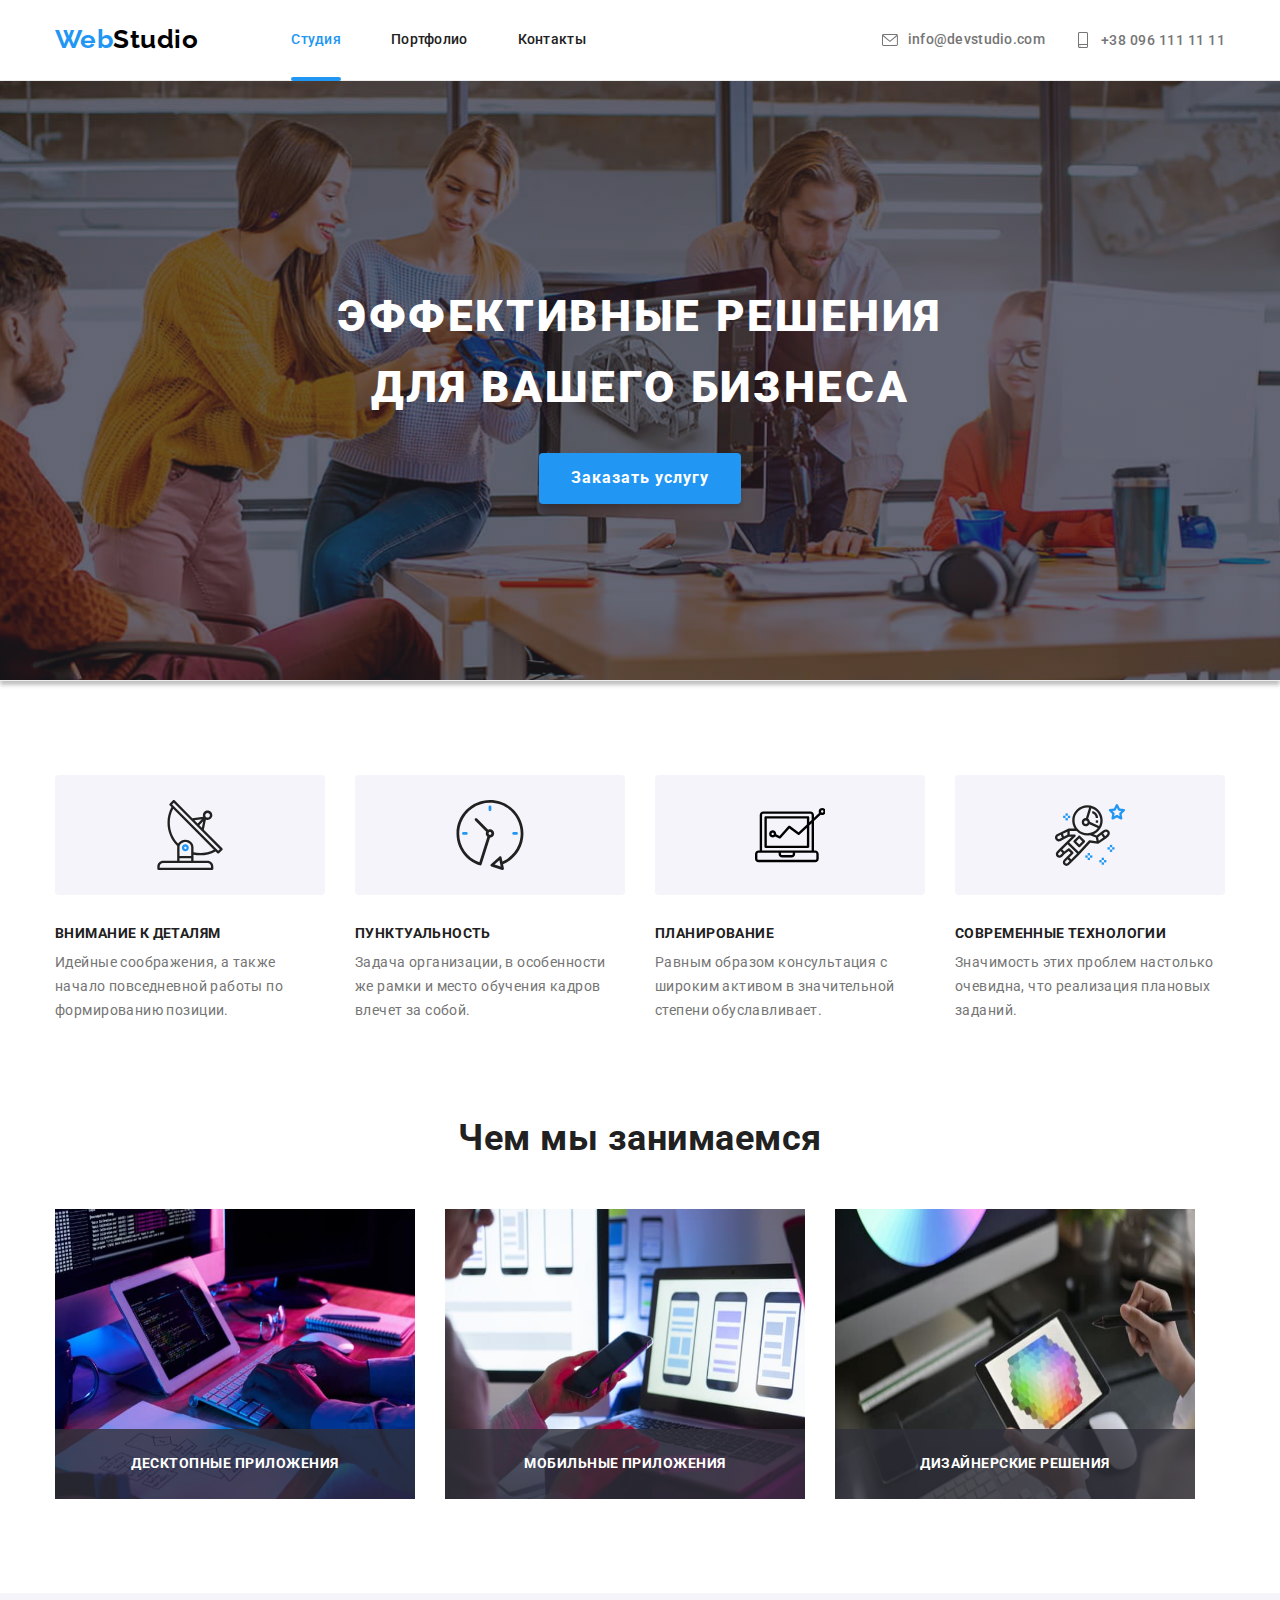
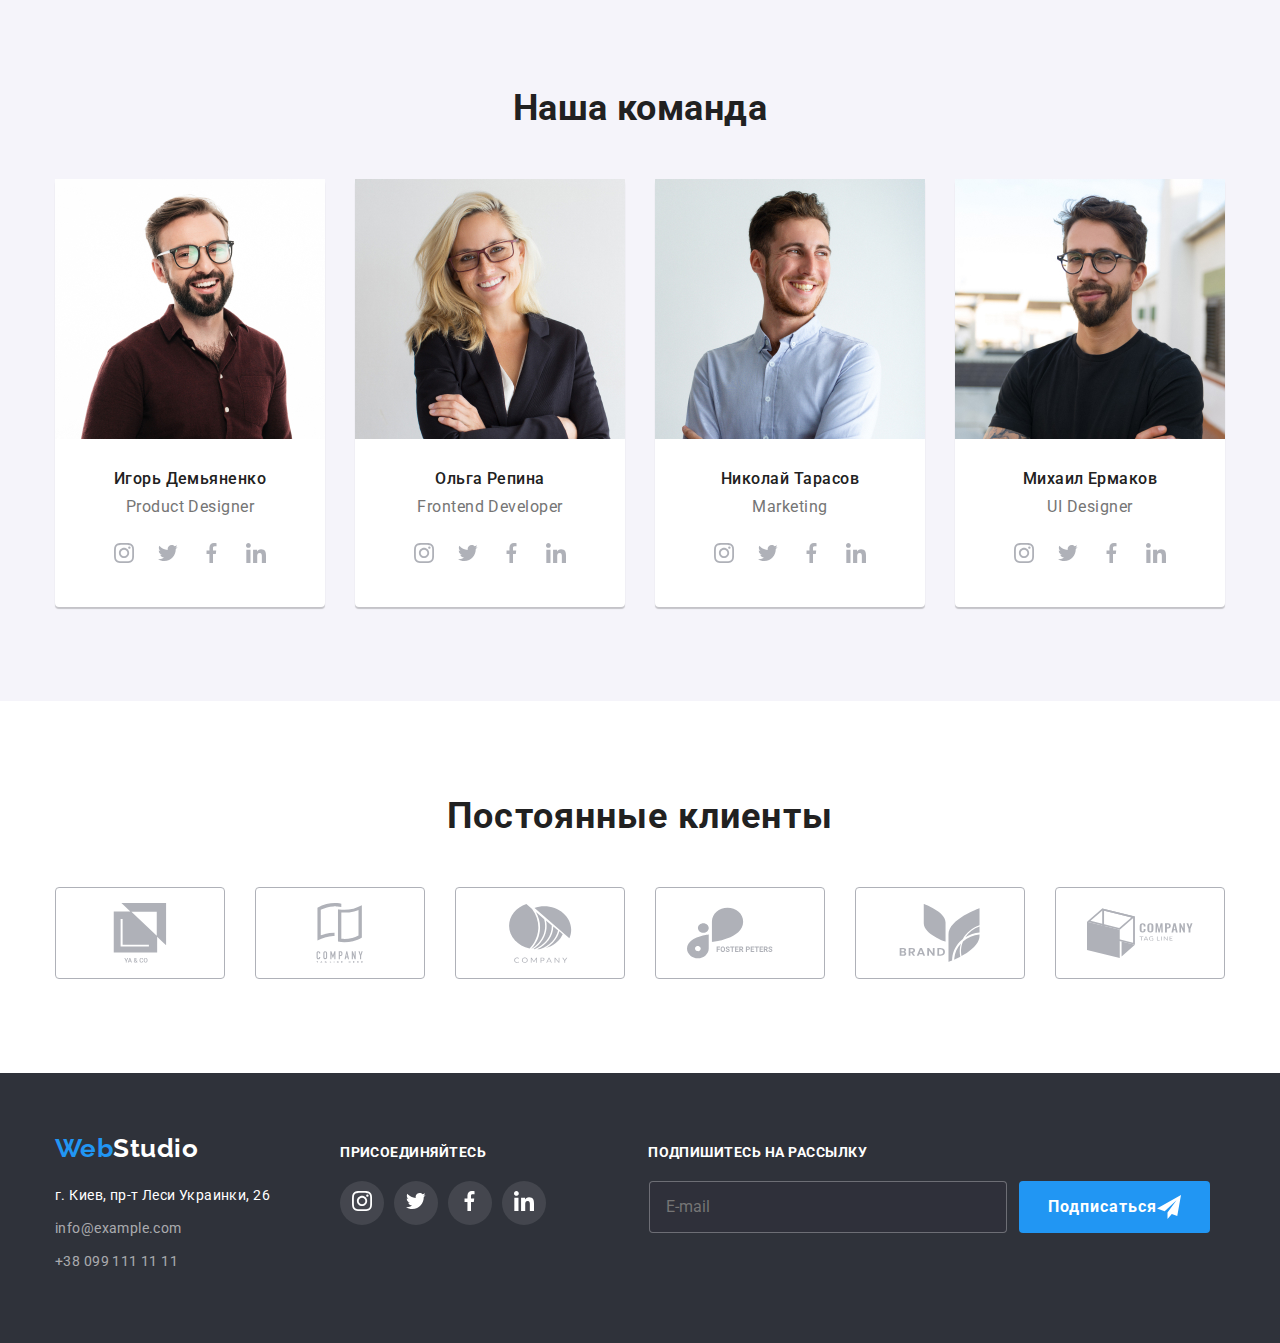
<file: index.html>
<!DOCTYPE html>
<html lang="ru">

<head>
    <meta charset="UTF-8">
    <meta http-equiv="X-UA-Compatible" content="IE=edge">
    <meta name="viewport" content="width=device-width, initial-scale=1.0">
    <title>Студия</title>
    <link rel="preconnect" href="https://fonts.googleapis.com">
    <link rel="preconnect" href="https://fonts.gstatic.com" crossorigin>
    <link
        href="https://fonts.googleapis.com/css2?family=Raleway:wght@700&family=Roboto:wght@400;500;700;900&display=swap"
        rel="stylesheet">
    <link rel="stylesheet" href="https://cdn.jsdelivr.net/npm/modern-normalize@1.1.0/modern-normalize.min.css">
    <link rel="stylesheet" href="./css/main.min.css">
</head>

<body>
    <!-- шапка -->
    <header class="header">
        <div class="container container-header">
            
           <div class="mobile-menu">
    <!-- логотип -->
            <a class="logo" href="">
                <span class="logo__blue">Web</span>Studio
            </a>
<button type="button" class='header__button' data-menu-button aria-expanded="false" aria-controls="header__backdrop">
    <svg width='40' height='40' aria-label="Переключатель мобидьного меню" class="header__button-icon">
        <use href="images/icons.svg#icon-menu" class="icon-menu">
        </use>
        <use href="images/icons.svg#icon-close" class="icon-cross">
        </use>
    </svg>
</button>
                
           </div>
<div class="header__backdrop" data-menu id="header__backdrop">
    
    <div class="header__menu-container">
        <nav class="nav">
          
            <ul class="nav__list">
                <li class="nav__item"><a class="nav__link nav__link--current" href="/goit-markup-hw-04-/index.html">Студия</a></li>
                <li class="nav__item"><a class="nav__link" href="portfolio.html">Портфолио</a>
                </li>
                <li class="nav__item"><a class="nav__link" href="#contacts">Контакты</a></li>
            </ul>
        </nav>
       <div class="mobile__contacts">
        <ul class="contacts">
            <li class="contacts__item"> <a class="contacts__link" href="mailto:info@devstudio.com">
                    <svg class="contacts__icon" width="16" height="12">
                        <use href="./images/icons.svg#icon-envelope"></use>
                    </svg>info@devstudio.com</a></li>
            <li class="contacts__item"> <a class="contacts__link--blue" href="tel:+38 096 111 11 11">
                    <svg class="contacts__icon" width="16" height="16">
                        <use href="./images/icons.svg#icon-phone"></use>
                    </svg>+38 096 111 11 11</a></li>
        </ul>

        <ul class="header__social-links">
            <li class="header__social-links__item">
                <a href="https://www.instagram.com/" class="header__social-links-link" target="_blank"
                    rel="noopener noreferrer nofollow" aria-label="Instagram">Instagram</a>
            </li>
            <li class="header__social-links__item">
                <a href="https://twitter.com/" class="header__social-links-link" target="_blank"
                    rel="noopener noreferrer nofollow" aria-label="Twitter">Twitter</a>
            </li>
            <li class="header__social-links__item">
                <a href="https://www.facebook.com/" class="header__social-links-link" target="_blank"
                    rel="noopener noreferrer nofollow" aria-label="Facebook">Facebook</a>
            </li>
            <li class="header__social-links__item">
                <a href="https://www.linkedin.com/" class="header__social-links-link" target="_blank"
                    rel="noopener noreferrer nofollow" aria-label="LinkedIn">LinkedIn</a>
            </li>
        </ul></div>

    </div>
</div>
               


            
        </div>
       </header>


    <main>
        <!-- hero -->
        <section class="hero">
            <div class="container">
                <h1 class="hero__title">Эффективные решения для вашего бизнеса</h1>
                <button class="hero__button" type="button" data-modal-open>Заказать услугу</button>
            </div>
        </section>

<!-- features -->
        <section class="features">
            <div class="container ">
                <ul class="features__list">
                    <li class="features__item">
                        <div class="features__bg">
                            <svg class="features__icon" width='70' height='70'>
                                <use href='images/symbol-defs2.svg#iconantenna-1'></use>
                            </svg>
                        </div>
                        <h3 class="features__title">Внимание к деталям</h3>
                        <p class="features__discr">Идейные соображения, а также начало повседневной работы по
                            формированию
                            позиции.</p>
                    </li>
                    <li class="features__item">
                        <div class="features__bg">
                            <svg class="features__icon" width='70' height='70'>
                                <use href='images/symbol-defs2.svg#iconclock-1'></use>
                            </svg>
                        </div>
                        <h3 class="features__title">Пунктуальность</h3>
                        <p class="features__discr">Задача организации, в особенности же рамки и место обучения кадров
                            влечет
                            за собой.</p>
                    </li>
                    <li class="features__item">
                        <div class="features__bg">
                            <svg class="features__icon" width='70' height='70'>
                                <use href='images/symbol-defs2.svg#iconVector'></use>
                            </svg>
                        </div>
                        <h3 class="features__title">Планирование</h3>
                        <p class="features__discr">Равным образом консультация с широким активом в значительной степени
                            обуславливает.</p>
                    </li>
                    <li class="features__item">
                        <div class="features__bg">
                            <svg class="features__icon" width='70' height='70'>
                                <use href='images/symbol-defs2.svg#iconastronaut-1'></use>
                            </svg>
                        </div>
                        <h3 class="features__title">Современные технологии</h3>
                        <p class="features__discr">Значимость этих проблем настолько очевидна, что реализация плановых
                            заданий.</p>
                    </li>
                </ul>
            </div>
        </section>

        <!-- чем мы занимаемся -->
        <section class="activity">
            <div class="container">
                <h2 class="activity__title">Чем мы занимаемся</h2>
                <ul class="activity__list">
                    <li class="activity__item"><img src="images/image.jpg" alt="Компьюьер" width="370" height="290"/>
                        <p class="activity__text">Десктопные приложения</p>
                    </li>
                    <li class="activity__item"><img src="images/image5.jpg" alt="Телефон" width="370" height="290"/>
                    <p class="activity__text">Мобильные приложения</p></li>
                    <li class="activity__item"><img src="images/image6.jpg" alt="Планшет" width="370" height="290"/>
                    <p class="activity__text">Дизайнерские решения</p></li>
                </ul>
            </div>
        </section>

        <!-- наша команда -->
        <section class="team">
            <div class="container">
                <h2 class="team__title">Наша команда</h2>
                <ul class="team__list">
                    <li class="team__item">
                        <picture>
                            <source srcset="./images/team-mobile1.jpg 1x, ./images/team-mobile1 2x.jpg 2x"
                                media="(max-width: 767px)" />
                            <source srcset="./images/team-tablet1.jpg 1x, ./images/team-tablet1 2x.jpg 2x"
                                media="(min-width: 768px) and (max-width: 1199px)" />
                            <source srcset="./images/team-desktop1.jpg 1x, ./images/team-desktop1 2x.jpg 2x"
                                media="(min-width: 1200px)" />
                            <img class="team__img" src="./images/team-mobile1.jpg" alt="фото Игорь Демьяненко" />
                        </picture>
                        <div class="team__box">
                            <h3 class="team__name">Игорь Демьяненко</h3>
                            <p class="team__text">Product Designer</p>

                            <ul class="social-links">
                                <li class="social-links__item">
                                    <a href="" class="social-links__link"><svg class="social-links__icon" width="20" height="20">
                                            <use href="./images/icons.svg#icon-instagram">
                                            </use>
                                        </svg></a></li>

                                <li class="social-links__item">
                                    <a href="" class="social-links__link"><svg class="social-links__icon" width="20" height="20">
                                            <use href="./images/icons.svg#icon-twitter">
                                            </use>
                                        </svg></a>
                                </li>
                                <li class="social-links__item">
                                    <a href="" class="social-links__link"><svg class="social-links__icon" width="20" height="20">
                                            <use href="./images/icons.svg#icon-facebook"> </use>
                                        </svg></a>
                                </li>

                                <li class="social-links__item">
                                    <a href="" class="social-links__link"><svg class="social-links__icon" width="20" height="20">
                                            <use href="./images/icons.svg#icon-linkedin">
 </use>
                                        </svg></a>
                                </li>
                            </ul>
                        </div>
                    </li>

                    <li class="team__item">
                        <picture>
                            <source srcset="./images/team-mobile2.jpg 1x, ./images/team-mobile2 2x.jpg 2x" media="(max-width: 767px)" />
                            <source srcset="./images/team-tablet2.jpg 1x, ./images/team-tablet2 2x.jpg 2x"
                                media="(min-width: 768px) and (max-width: 1199px)" />
                            <source srcset="./images/team-desktop2.jpg 1x, ./images/team-desktop2 2x.jpg 2x" media="(min-width: 1200px)" />
                            <img class="team__img" src="./images/team-mobile2.jpg" alt="фото Игорь Демьяненко" />
                        </picture>
                        <div class="team__box">
                            <h3 class="team__name">Ольга Репина</h3>
                            <p class="team__text">Frontend Developer</p>


                            <ul class="social-links">
                                <li class="social-links__item">
                                    <a href="" class="social-links__link"><svg class="social-links__icon" width="20" height="20">
                                            <use href="./images/icons.svg#icon-instagram">
                                            </use>
                                        </svg></a>
                                </li>
                                <li class="social-links__item">
                                    <a href="" class="social-links__link"><svg class="social-links__icon" width="20" height="20">
                                            <use href="./images/icons.svg#icon-twitter">
                                            </use>
                                        </svg></a>
                                </li>
                                <li class="social-links__item">
                                    <a href="" class="social-links__link"><svg class="social-links__icon" width="20" height="20">
                                            <use href="./images/icons.svg#icon-facebook">
                                            </use>
                                        </svg></a>
                                </li>
                                <li class="social-links__item">
                                    <a href="" class="social-links__link"><svg class="social-links__icon" width="20" height="20">
                                            <use href="./images/icons.svg#icon-linkedin">
                                            </use>
                                        </svg></a>
                                </li>
                            </ul>
                        </div>
                    </li>
                    <li class="team__item">
                        <picture>
                            <source srcset="./images/team-mobile3.jpg 1x, ./images/team-mobile3 2x.jpg 2x" media="(max-width: 767px)" />
                            <source srcset="./images/team-tablet3.jpg 1x, ./images/team-tablet3 2x.jpg 2x"
                                media="(min-width: 768px) and (max-width: 1199px)" />
                            <source srcset="./images/team-desktop3.jpg 1x, ./images/team-desktop3 2x.jpg 2x" media="(min-width: 1200px)" />
                            <img class="team__img" src="./images/team-mobile3.jpg" alt="фото Игорь Демьяненко" />
                        </picture>
                        <div class="team__box">
                            <h3 class="team__name">Николай Тарасов</h3>
                            <p class="team__text">Marketing</p>

                            <ul class="social-links">
                                <li class="social-links__item">
                                    <a href="" class="social-links__link"><svg class="social-links__icon" width="20" height="20">
                                            <use href="./images/icons.svg#icon-instagram">

                                            </use>
                                        </svg></a>
                                </li>
                                <li class="social-links__item">
                                    <a href="" class="social-links__link"><svg class="social-links__icon" width="20" height="20">
                                            <use href="./images/icons.svg#icon-twitter">
                                            </use>
                                        </svg></a>
                                </li>
                                <li class="social-links__item">
                                    <a href="" class="social-links__link"><svg class="social-links__icon" width="20" height="20">
                                            <use href="./images/icons.svg#icon-facebook">

                                            </use>
                                        </svg></a>
                                </li>
                                <li class="social-links__item">
                                    <a href="" class="social-links__link"><svg class="social-links__icon" width="20" height="20">
                                            <use href="./images/icons.svg#icon-linkedin">

                                            </use>
                                        </svg></a>
                                </li>
                            </ul>
                        </div>
                    </li>
                    <li class="team__item">
                        <picture>
                            <source srcset="./images/team-mobile4.jpg 1x, ./images/team-mobile4 2x.jpg 2x" media="(max-width: 767px)" />
                            <source srcset="./images/team-tablet4.jpg 1x, ./images/team-tablet4 2x.jpg 2x"
                                media="(min-width: 768px) and (max-width: 1199px)" />
                            <source srcset="./images/team-desktop4.jpg 1x, ./images/team-desktop4 2x.jpg 2x" media="(min-width: 1200px)" />
                            <img class="team__img" src="./images/team-mobile4.jpg" alt="фото Игорь Демьяненко" />
                        </picture>
                        <div class="team__box">
                            <h3 class="team__name">Михаил Ермаков</h3>
                            <p class="team__text">UI Designer</p>
                            <ul class="social-links">
                                <li class="social-links__item">
                                    <a href="" class="social-links__link"><svg class="social-links__icon" width="20" height="20">
                                            <use href="./images/icons.svg#icon-instagram">

                                            </use>
                                        </svg></a>
                                </li>
                                <li class="social-links__item">
                                    <a href="" class="social-links__link"><svg class="social-links__icon" width="20" height="20">
                                            <use href="./images/icons.svg#icon-twitter">
                                            </use>
                                        </svg></a>
                                </li>
                                <li class="social-links__item">
                                    <a href="" class="social-links__link"><svg class="social-links__icon" width="20" height="20">
                                            <use href="./images/icons.svg#icon-facebook">

                                            </use>
                                        </svg></a>
                                </li>
                                <li class="social-links__item">
                                    <a href="" class="social-links__ink"><svg class="social-links__icon" width="20" height="20">
                                            <use href="./images/icons.svg#icon-linkedin">

                                            </use>
                                        </svg></a>
                                </li>
                            </ul>
                        </div>
                    </li>
                </ul>
            </div>
        </section>


        <!-- постоянные клиенты -->
        <section class="clients">
            <div class="container">
                <h2 class="clients__title">Постоянные клиенты</h2>
                <ul class="clients__list">
                    <li class="clients__item">
                        <a href="" class="clients__link" target="_blank" rel="noopener noreferrer nofollow">
                            <svg class="clients__img">
                                <use href="./images/icons.svg#icon-client1"></use>
                            </svg>
                        </a>
                    </li>
                    <li class="clients__item">
                        <a href="" class="clients__link" target="_blank" rel="noopener noreferrer nofollow">
                            <svg class="clients__img">
                                <use href="./images/icons.svg#icon-client2"></use>
                            </svg>
                        </a>
                    </li>
                    <li class="clients__item">
                        <a href="" class="clients__link" target="_blank" rel="noopener noreferrer nofollow">
                            <svg class="clients__img">
                                <use href="./images/icons.svg#icon-client3"></use>
                            </svg>
                        </a>
                    </li>
                    <li class="clients__item">
                        <a href="" class="clients__link" target="_blank" rel="noopener noreferrer nofollow">
                            <svg class="clients__img">
                                <use href="./images/icons.svg#icon-client4"></use>
                            </svg>
                        </a>
                    </li>
                    <li class="clients__item">
                        <a href="" class="clients__link" target="_blank" rel="noopener noreferrer nofollow">
                            <svg class="clients__img">
                                <use href="./images/icons.svg#icon-client5"></use>
                            </svg>
                        </a>
                    </li>
                    <li class="clients__item">
                        <a href="" class="clients__link" target="_blank" rel="noopener noreferrer nofollow">
                            <svg class="clients__img">
                                <use href="./images/icons.svg#icon-client6"></use>
                            </svg>
                        </a>
                    </li>
                </ul>
            </div>
        </section>
       
    </main>

    <!-- footer -->
    <footer class="footer" id="contacts">

        <div class="container footer__list">
<div class="tablet">
            <div class="footer__item">
                <a class="logo logo--white" href="">
                    <span class="logo__blue">Web</span>Studio
                </a>

                <address class="adress">
                    <ul class="adress__list">

                        <li class="adress__item">
                            <a class="adress__link adress__link--white" href="г. Киев, пр-т Леси Украинки, 26">г. Киев, пр-т Леси Украинки, 26 </a>
                        </li>
                        <li class="adress__item"><a class="adress__link" href="mailto:info@example.com">info@example.com</a>
                        </li>
                        <li class="adress__item"><a class="adress__link" href="tel:38 099 111 11 11">+38 099 111 11 11</a></li>

                    </ul>
                </address>
            </div>

            <!-- соц.сети -->
            <div class="footer__item ">
                <p class="footer__title">Присоединяйтесь</p>

            <ul class="social-links">
                <li class="social-links__item social-links__item--footer">
                    <a href="" class="social-links__link "><svg class="social-links__icon footer-icon" width="20" height="20">
                            <use href="./images/icons.svg#icon-instagram">
                            </use>
                        </svg></a>
                </li>
            
                <li class="social-links__item social-links__item--footer">
                    <a href="" class="social-links__link" ><svg class="social-links__icon footer-icon" width="20" height="20">
                            <use href="./images/icons.svg#icon-twitter">
                            </use>
                        </svg></a>
                </li>
                <li class="social-links__item social-links__item--footer">
                    <a href="" class="social-links__link "><svg class="social-links__icon footer-icon" width="20" height="20">
                            <use href="./images/icons.svg#icon-facebook"> </use>
                        </svg></a>
                </li>
            
                <li class="social-links__item social-links__item--footer">
                    <a href="" class="social-links__link"><svg class="social-links__icon footer-icon" width="20" height="20">
                            <use href="./images/icons.svg#icon-linkedin">
                            </use>
                        </svg></a>
                </li>
            </ul>
            </div>
</div>
            <!-- подпишись -->
 <form class="subscribe__form">
          <label class="footer__title footer__title--subscribe" for="subscribe__form">Подпишитесь на рассылку</label>
          <div class="subscribe__box">
            <input
              class="subscribe__input"
              type="email"
              id="subscribel"
              name="subscribel"
              placeholder="E-mail"
            />
            <button class="button__subscribe" type="submit">
              Подписаться
              <svg class="subscribe__icon" width="24" height="24">
                <use href="./images/icons.svg#send"></use>
              </svg>
            </button>
          </div>
        </form>

</div>

        </div>
    </footer>

<!-- модальное окно -->
   <div class="backdrop is-hidden" data-modal>
<div class="modal">
    <button class="modal__button" data-modal-close>
        <svg class="modal__icon" width="11" height="11">
            <use href="images/icons.svg#icon-Vector"></use>
        </svg>
    </button>

    <form class="form" action="">
    <h2 class="form__title">
        Оставьте свои данные, мы вам перезвоним
    </h2>
 <div class="form__info">
    <div class="form__field">
    <label class="form__label" for="modal-name">Имя</label>
    <span class="form__span">
    <input class="form__input" type="text" name="name" id="modal-name">
    <svg class="form__icon" width ='18' height = '18'>
        <use href="images/icons.svg#icon-person"></use>
    </svg></span>
    </div>

    <div class="form__field">
    <label for="modal-phone" class="form__label">Телефон</label>
    <span class="form__span">
    <input class="form__input" type="text" name="phone" id="modal-phone">
    <svg class="form__icon"  width ='18' height = '18'>
        <use href="images/icons.svg#icon-tel"></use>
    </svg></span>
    </div>

    <div class="form__field">
        <label for="modal-email" class="form__label">Почта</label>
        <span class="form__span">
        <input class="form__input" type="text" name="email" id="modal-email">
        <svg class="form__icon"  width ='18' height = '18'>
            <use href="images/icons.svg#icon-email"></use>
        </svg></span>
    </div>

    <div class="form__field">
        <label for="modal-text" class="form__label">
            Комментарий
            
        </label>
        <textarea class="form__comment" name="comment" rows="7" placeholder="Введите текст" id="modal-text"></textarea>
    </div>
 </div>

    <label for="modal-check" class="form__checkbox">
        <input class="modal__checkbox" type="checkbox" name="checkbox" id="modal-check" />
        <span class="checkbox-icon"></span>
        Соглашаюсь с рассылкой и принимаю
        <a href="" class="form__policy">Условия договора</a>
    </label>
    
    <button class="button form__button" type="submit">Отправить</button>
    </form>
</div>
   </div>
   <script src="./js/mobile-menu.js"></script>
<script src="./js/modal.js"></script>
</body>


</html>
</file>
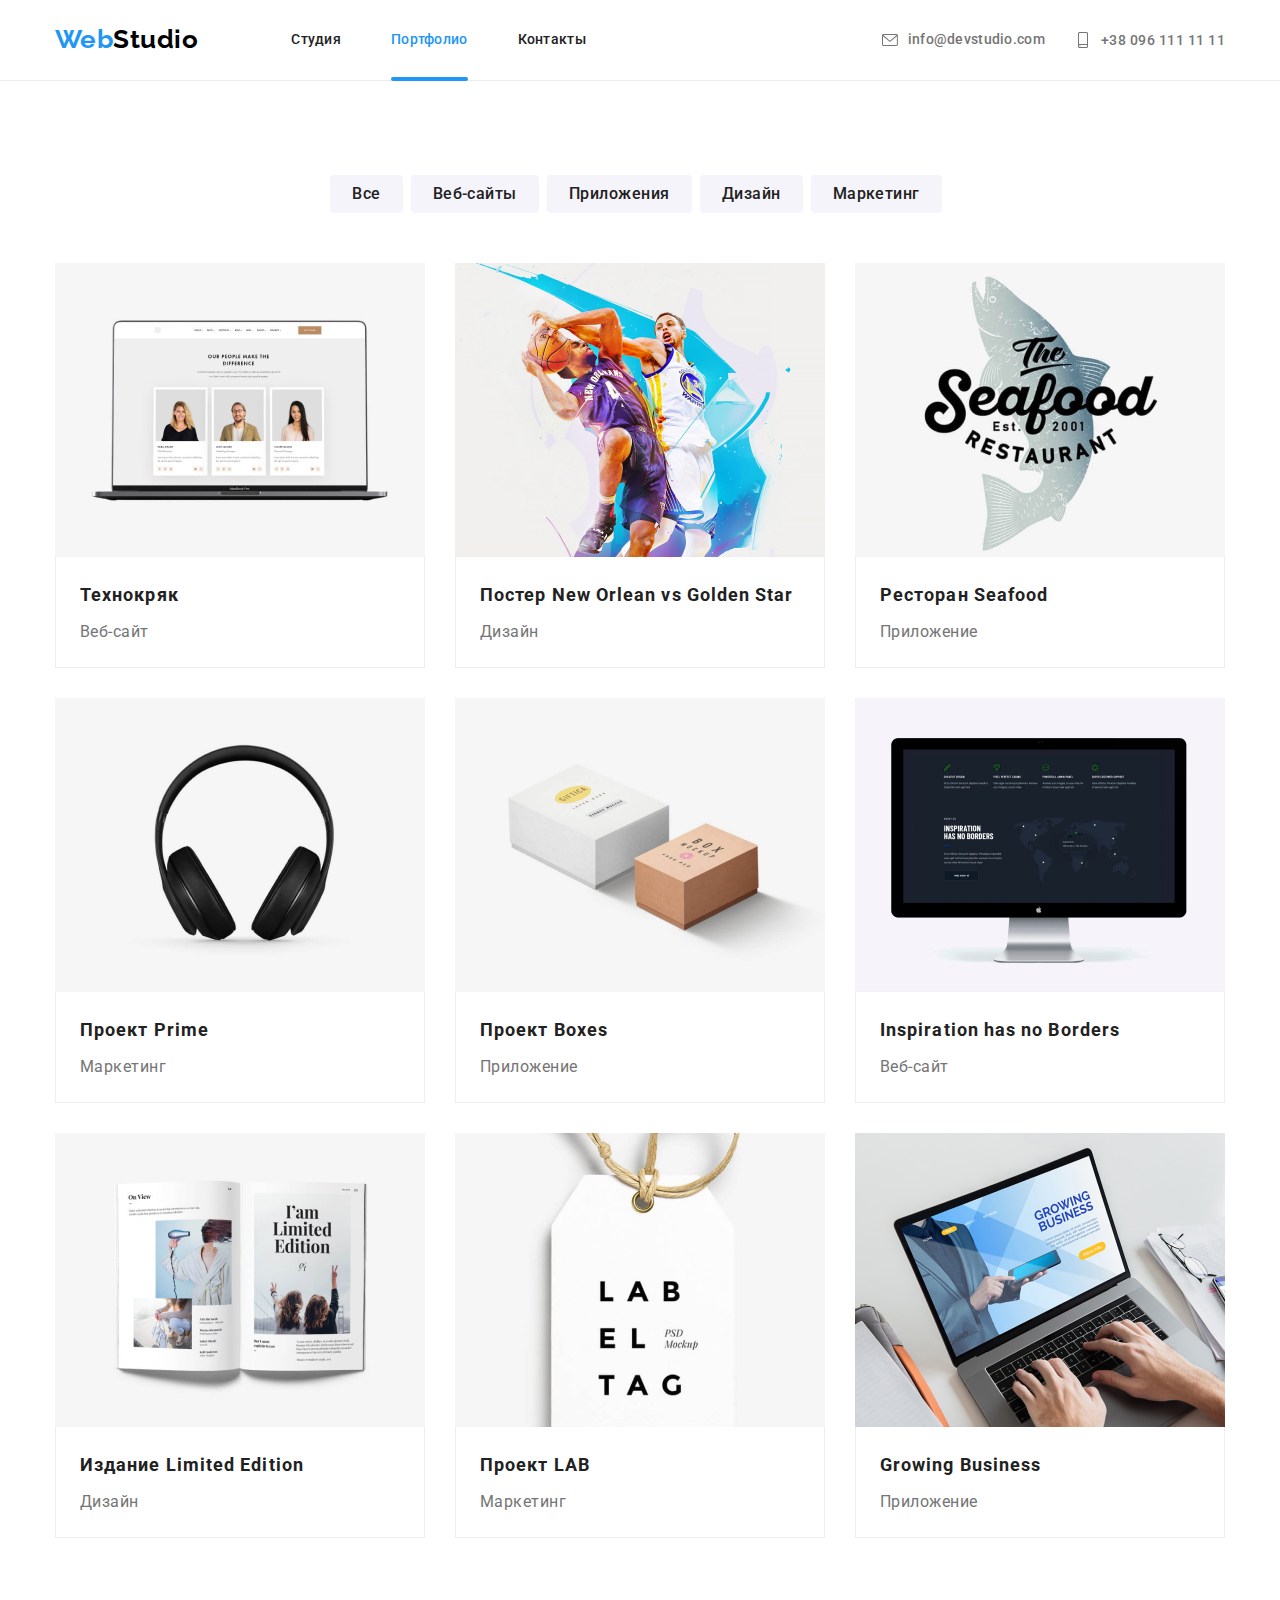
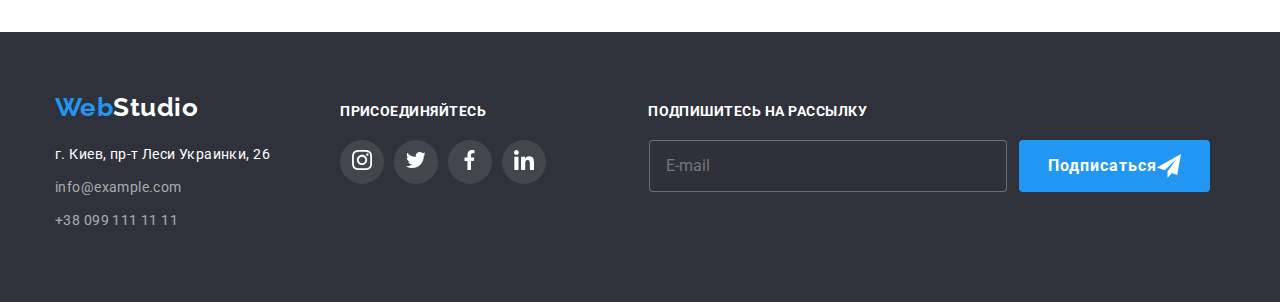
<file: portfolio.html>
<!DOCTYPE html>
<html lang="ru">

<head>
    <meta charset="UTF-8">
    <meta http-equiv="X-UA-Compatible" content="IE=edge">
    <meta name="viewport" content="width=device-width, initial-scale=1.0">
    <title>Портфолио</title>

    <link rel="preconnect" href="https://fonts.googleapis.com">
    <link rel="preconnect" href="https://fonts.gstatic.com" crossorigin>
    <link
        href="https://fonts.googleapis.com/css2?family=Raleway:wght@700&family=Roboto:wght@400;500;700;900&display=swap"
        rel="stylesheet">
        <link rel="stylesheet" href="https://cdn.jsdelivr.net/npm/modern-normalize@1.1.0/modern-normalize.min.css">
    <link rel="stylesheet" href="./css/main.min.css">
</head>

<body>
    <!-- шапка -->
    <header class="header">
        <div class="container container-header">
    
            <div class="mobile-menu">
                <!-- логотип -->
                <a class="logo" href="">
                    <span class="logo__blue">Web</span>Studio
                </a>
    
                <button type="button" class='header__button' data-menu-button aria-expanded="false"
                    aria-controls="header__backdrop">
                    <svg width='40' height='40' aria-label="Переключатель мобидьного меню" class="header__button-icon">
                        <use href="images/icons.svg#icon-menu" class="icon-menu">
                        </use>
                        <use href="images/icons.svg#icon-close" class="icon-cross">
                        </use>
                    </svg>
                </button>
            </div>
            <div class="header__backdrop" data-menu id="header__backdrop">
                <div class="header__menu-container">
                    <nav class="nav">
                        <ul class="nav__list">
                            <li class="nav__item"><a class="nav__link"
                                    href="./index.html">Студия</a></li>
                            <li class="nav__item"><a class="nav__link nav__link--current" href="portfolio.html">Портфолио</a>
                            </li>
                            <li class="nav__item"><a class="nav__link" href="#contacts">Контакты</a></li>
                        </ul>
                    </nav>
    
                    <ul class="contacts">
                        <li class="contacts__item"> <a class="contacts__link" href="mailto:info@devstudio.com">
                                <svg class="contacts__icon" width="16" height="12">
                                    <use href="./images/icons.svg#icon-envelope"></use>
                                </svg>info@devstudio.com</a></li>
                        <li class="contacts__item"> <a class="contacts__link--blue" href="tel:+38 096 111 11 11">
                                <svg class="contacts__icon" width="16" height="16">
                                    <use href="./images/icons.svg#icon-phone"></use>
                                </svg>+38 096 111 11 11</a></li>
                    </ul>
    
                    <ul class="header__social-links">
                        <li class="header__social-links__item">
                            <a href="https://www.instagram.com/" class="header__social-links-link" target="_blank"
                                rel="noopener noreferrer nofollow" aria-label="Instagram">Instagram</a>
                        </li>
                        <li class="header__social-links__item">
                            <a href="https://twitter.com/" class="header__social-links-link" target="_blank"
                                rel="noopener noreferrer nofollow" aria-label="Twitter">Twitter</a>
                        </li>
                        <li class="header__social-links__item">
                            <a href="https://www.facebook.com/" class="header__social-links-link" target="_blank"
                                rel="noopener noreferrer nofollow" aria-label="Facebook">Facebook</a>
                        </li>
                        <li class="header__social-links__item">
                            <a href="https://www.linkedin.com/" class="header__social-links-link" target="_blank"
                                rel="noopener noreferrer nofollow" aria-label="LinkedIn">LinkedIn</a>
                        </li>
                    </ul>
    
                </div>
            </div>
    
    
    
    
        </div>
    </header>


    <main class="portfolio">

        <!-- фильтр -->
        <section class="projects">
            <div class="container projects-container">
                <ul class="filter">
                    <li class="filter__item"><button class="filter__button" type="button">Все</button></li>
                    <li class="filter__item"><button class="filter__button" type="button">Веб-сайты</button></li>
                    <li class="filter__item"><button class="filter__button" type="button">Приложения</button></li>
                    <li class="filter__item"><button class="filter__button" type="button">Дизайн</button></li>
                    <li class="filter__item"><button class="filter__button" type="button">Маркетинг</button></li>
                </ul>
          
            <ul class="project">
                <li class="project__item">
                    <a href="" class="project__link">
                        <div class="overlay-card">
                            <picture>
                               
                                <source srcset="
                                                    ./images/project-mobile1.jpg 1x,
                                                    ./images/project-mobile1 2x.jpg 2x
                                                  " media="(max-width: 767px)" />
                                <source srcset="
                                                    ./images/project-tablet1.jpg 1x,
                                                    ./images/project-tablet1 2x.jpg 2x
                                                  " media="(min-width: 768px) and (max-width: 1199px)" />
                                <source srcset="
                                                    ./images/project-desktop1.jpg 1x,
                                                    ./images/project-desktop1 2x.jpg 2x
                                                  " media="(min-width: 1200px)" />
                                <img class="projects__img" src="./images/project-mobile1.jpg" alt="Технокряк" />
                            </picture>
                            <div class="overlay-card__box">
                                <p class="overlay-card__text">
                                    Ресурс предлагает комплексные предложения с разным уровнем функционала и сервисов. Все это
                                    позволит посетителю получить исчерпывающие сведения о компании или частном лице.
                                </p>
                            </div>
                        </div>
                        <div class="card">
                            <h3 class="card__title">Технокряк</h3>
                            <p class="card__text">Веб-сайт</p>
                        </div>
                    </a>
                </li>
            <li class="project__item">
                <a href="" class="project__link">
                    <div class="overlay-card">
                        <picture>
            
                            <source srcset="
                                                                ./images/project-mobile2.jpg 1x,
                                                                ./images/project-mobile2 2x.jpg 2x
                                                              " media="(max-width: 767px)" />
                            <source srcset="
                                                                ./images/project-tablet2.jpg 1x,
                                                                ./images/project-tablet2 2x.jpg 2x
                                                              " media="(min-width: 768px) and (max-width: 1199px)" />
                            <source srcset="
                                                                ./images/project-desktop2.jpg 1x,
                                                                ./images/project-desktop2 2x.jpg 2x
                                                              " media="(min-width: 1200px)" />
                            <img class="projects__img" src="./images/project-mobile2.jpg" alt="Технокряк" />
                        </picture>
                        <div class="overlay-card__box">
                            <p class="overlay-card__text">
                                Ресурс предлагает комплексные предложения с разным уровнем функционала и сервисов. Все это
                                позволит посетителю получить исчерпывающие сведения о компании или частном лице.
                            </p>
                        </div>
                    </div>
                    <div class="card">
                        <h3 class="card__title">Постер New Orlean vs Golden Star</h3>
                        <p class="card__text">Дизайн</p>
                    </div>
                </a>
            </li>
                <li class="project__item">
                    <a href="" class="project__link">
                        <div class="overlay-card">
    <picture>
    
        <source srcset="
                                                        ./images/project-mobile3.jpg 1x,
                                                        ./images/project-mobile3 2x.jpg 2x
                                                      " media="(max-width: 767px)" />
        <source srcset="
                                                        ./images/project-tablet3.jpg 1x,
                                                        ./images/project-tablet3 2x.jpg 2x
                                                      " media="(min-width: 768px) and (max-width: 1199px)" />
        <source srcset="
                                                        ./images/project-desktop3.jpg 1x,
                                                        ./images/project-desktop3 2x.jpg 2x
                                                      " media="(min-width: 1200px)" />
        <img class="projects__img" src="./images/project-mobile3.jpg" alt="Технокряк" />
    </picture>
                        <div class="overlay-card__box">
                            <p class="overlay-card__text">
                                Ресурс предлагает комплексные предложения с разным уровнем функционала и сервисов. Все это позволит посетителю получить исчерпывающие сведения о компании или частном лице.
                            </p>
                        </div>
                        </div>
                        <div class="card">
                            <h3 class="card__title">Ресторан Seafood</h3>
                            <p class="card__text">Приложение</p>
                        </div>
                    </a>
                </li>
                <li class="project__item">
                    <a href="" class="project__link">
                        <div class="overlay-card">
        <picture>
        
            <source srcset="
                                                            ./images/project-mobile4.jpg 1x,
                                                            ./images/project-mobile4 2x.jpg 2x
                                                          " media="(max-width: 767px)" />
            <source srcset="
                                                            ./images/project-tablet4.jpg 1x,
                                                            ./images/project-tablet4 2x.jpg 2x
                                                          " media="(min-width: 768px) and (max-width: 1199px)" />
            <source srcset="
                                                            ./images/project-desktop4.jpg 1x,
                                                            ./images/project-desktop4 2x.jpg 2x
                                                          " media="(min-width: 1200px)" />
            <img class="projects__img" src="./images/project-mobile4.jpg" alt="Технокряк" />
        </picture>
                        <div class="overlay-card__box">
                            <p class="overlay-card__text">
                                Ресурс предлагает комплексные предложения с разным уровнем функционала и сервисов. Все это
                                позволит посетителю получить исчерпывающие сведения о компании или частном лице.
                            </p>
                        </div>
                        </div>
                        <div class="card">
                            <h3 class="card__title">Проект Prime</h3>
                            <p class="card__text">Маркетинг</p>
                        </div>
                    </a>
                </li>
                <li class="project__item">
                    <a href="" class="project__link">
                        <div class="overlay-card">
        <picture>
        
            <source srcset="
                                                            ./images/project-mobile5.jpg 1x,
                                                            ./images/project-mobile5 2x.jpg 2x
                                                          " media="(max-width: 767px)" />
            <source srcset="
                                                            ./images/project-tablet5.jpg 1x,
                                                            ./images/project-tablet5 2x.jpg 2x
                                                          " media="(min-width: 768px) and (max-width: 1199px)" />
            <source srcset="
                                                            ./images/project-desktop5.jpg 1x,
                                                            ./images/project-desktop5 2x.jpg 2x
                                                          " media="(min-width: 1200px)" />
            <img class="projects__img" src="./images/project-mobile5.jpg" alt="Технокряк" />
        </picture>
                        <div class="overlay-card__box">
                            <p class="overlay-card__text">
                                Ресурс предлагает комплексные предложения с разным уровнем функционала и сервисов. Все это
                                позволит посетителю получить исчерпывающие сведения о компании или частном лице.
                            </p>
                        </div>
                        </div>
                        <div class="card">
                            <h3 class="card__title">Проект Boxes</h3>
                            <p class="card__text">Приложение</p>
                        </div>
                    </a>
                </li>
                <li class="project__item">
                    <a href="" class="project__link">
                        <div class="overlay-card">
    <picture>
    
        <source srcset="
                                                        ./images/project-mobile6.jpg 1x,
                                                        ./images/project-mobile6 2x.jpg 2x
                                                      " media="(max-width: 767px)" />
        <source srcset="
                                                        ./images/project-tablet6.jpg 1x,
                                                        ./images/project-tablet6 2x.jpg 2x
                                                      " media="(min-width: 768px) and (max-width: 1199px)" />
        <source srcset="
                                                        ./images/project-desktop6.jpg 1x,
                                                        ./images/project-desktop6 2x.jpg 2x
                                                      " media="(min-width: 1200px)" />
        <img class="projects__img" src="./images/project-mobile6.jpg" alt="Технокряк" />
    </picture>
                            <div class="overlay-card__box">
                                <p class="overlay-card__text">
                                    Ресурс предлагает комплексные предложения с разным уровнем функционала и сервисов. Все это
                                    позволит посетителю получить исчерпывающие сведения о компании или частном лице.
                                </p>
                            </div>
                        </div>
                        <div class="card">
                            <h3 class="card__title">Inspiration has no Borders</h3>
                            <p class="card__text">Веб-сайт</p>
                        </div>
                    </a>
                </li>
                <li class="project__item">
                    <a href="" class="project__link">
                        <div class="overlay-card">
    <picture>
    
        <source srcset="
                                                        ./images/project-mobile7.jpg 1x,
                                                        ./images/project-mobile7 2x.jpg 2x
                                                      " media="(max-width: 767px)" />
        <source srcset="
                                                        ./images/project-tablet7.jpg 1x,
                                                        ./images/project-tablet7 2x.jpg 2x
                                                      " media="(min-width: 768px) and (max-width: 1199px)" />
        <source srcset="
                                                        ./images/project-desktop7.jpg 1x,
                                                        ./images/project-desktop7 2x.jpg 2x
                                                      " media="(min-width: 1200px)" />
        <img class="projects__img" src="./images/project-mobile7.jpg" alt="Технокряк" />
    </picture>
                        <div class="overlay-card__box">
                            <p class="overlay-card__text">
                                Ресурс предлагает комплексные предложения с разным уровнем функционала и сервисов. Все это
                                позволит посетителю получить исчерпывающие сведения о компании или частном лице.
                            </p>
                        </div>
                        </div>
                        <div class="card">
                            <h3 class="card__title">Издание Limited Edition</h3>
                            <p class="card__text">Дизайн</p>
                        </div>
                    </a>
                </li>
                <li class="project__item">
                    <a href="" class="project__link">
                        <div class="overlay-card">
                    <picture>
                    
                        <source srcset="
                                                                        ./images/project-mobile8.jpg 1x,
                                                                        ./images/project-mobile8 2x.jpg 2x
                                                                      " media="(max-width: 767px)" />
                        <source srcset="
                                                                        ./images/project-tablet8.jpg 1x,
                                                                        ./images/project-tablet8 2x.jpg 2x
                                                                      " media="(min-width: 768px) and (max-width: 1199px)" />
                        <source srcset="
                                                                        ./images/project-desktop8.jpg 1x,
                                                                        ./images/project-desktop8 2x.jpg 2x
                                                                      " media="(min-width: 1200px)" />
                        <img class="projects__img" src="./images/project-mobile8.jpg" alt="Технокряк" />
                    </picture>
                            <div class="overlay-card__box">
                                <p class="overlay-card__text">
                                    Ресурс предлагает комплексные предложения с разным уровнем функционала и сервисов. Все это
                                    позволит посетителю получить исчерпывающие сведения о компании или частном лице.
                                </p>
                            </div>
                        </div>
                        <div class="card">
                            <h3 class="card__title">Проект LAB</h3>
                            <p class="card__text">Маркетинг</p>
                        </div>
                    </a>
                </li>
                <li class="project__item">
                    <a href="" class="project__link">
                        <div class="overlay-card">
    <picture>
    
        <source srcset="
                                                        ./images/project-mobile9.jpg 1x,
                                                        ./images/project-mobile9 2x.jpg 2x
                                                      " media="(max-width: 767px)" />
        <source srcset="
                                                        ./images/project-tablet9.jpg 1x,
                                                        ./images/project-tablet9 2x.jpg 2x
                                                      " media="(min-width: 768px) and (max-width: 1199px)" />
        <source srcset="
                                                        ./images/project-desktop9.jpg 1x,
                                                        ./images/project-desktop9 2x.jpg 2x
                                                      " media="(min-width: 1200px)" />
        <img class="projects__img" src="./images/project-mobile9.jpg" alt="Технокряк" />
    </picture>
                            <div class="overlay-card__box">
                                <p class="overlay-card__text">
                                    Ресурс предлагает комплексные предложения с разным уровнем функционала и сервисов. Все это
                                    позволит посетителю получить исчерпывающие сведения о компании или частном лице.
                                </p>
                            </div>
                        </div>
                        <div class="card">
                            <h3 class="card__title">Growing Business</h3>
                            <p class="card__text">Приложение</p>
                        </div>
                    </a>
                </li>
            </ul>
            </div>
        </section>

<footer class="footer" id="contacts">

    <div class="container footer__list">
        <div class="tablet">
            <div class="footer__item">
                <a class="logo logo--white" href="">
                    <span class="logo__blue">Web</span>Studio
                </a>

                <address class="adress">
                    <ul class="adress__list">

                        <li class="adress__item">
                            <a class="adress__link adress__link--white" href="г. Киев, пр-т Леси Украинки, 26">г. Киев,
                                пр-т Леси Украинки, 26 </a>
                        </li>
                        <li class="adress__item"><a class="adress__link"
                                href="mailto:info@example.com">info@example.com</a>
                        </li>
                        <li class="adress__item"><a class="adress__link" href="tel:38 099 111 11 11">+38 099 111 11
                                11</a></li>

                    </ul>
                </address>
            </div>

            <!-- соц.сети -->
            <div class="footer__item ">
                <p class="footer__title">Присоединяйтесь</p>

                <ul class="social-links">
                    <li class="social-links__item social-links__item--footer">
                        <a href="" class="social-links__link "><svg class="social-links__icon footer-icon" width="20"
                                height="20">
                                <use href="./images/icons.svg#icon-instagram">
                                </use>
                            </svg></a>
                    </li>

                    <li class="social-links__item social-links__item--footer">
                        <a href="" class="social-links__link"><svg class="social-links__icon footer-icon" width="20"
                                height="20">
                                <use href="./images/icons.svg#icon-twitter">
                                </use>
                            </svg></a>
                    </li>
                    <li class="social-links__item social-links__item--footer">
                        <a href="" class="social-links__link "><svg class="social-links__icon footer-icon" width="20"
                                height="20">
                                <use href="./images/icons.svg#icon-facebook"> </use>
                            </svg></a>
                    </li>

                    <li class="social-links__item social-links__item--footer">
                        <a href="" class="social-links__link"><svg class="social-links__icon footer-icon" width="20"
                                height="20">
                                <use href="./images/icons.svg#icon-linkedin">
                                </use>
                            </svg></a>
                    </li>
                </ul>
            </div>
        </div>
        <!-- подпишись -->
        <form class="subscribe__form">
            <label class="footer__title footer__title--subscribe" for="subscribe__form">Подпишитесь на рассылку</label>
            <div class="subscribe__box">
                <input class="subscribe__input" type="email" id="subscribel" name="subscribel" placeholder="E-mail" />
                <button class="button__subscribe" type="submit">
                    Подписаться
                    <svg class="subscribe__icon" width="24" height="24">
                        <use href="./images/icons.svg#send"></use>
                    </svg>
                </button>
            </div>
        </form>

    </div>

    </div>
</footer>

<script src="./js/mobile-menu.js"></script>
    
</body>

</html>
</file>
<file: css/main.min.css>
body{min-width:320px;background-color:#fff;color:#212121;font-family:"Roboto", sans-serif;letter-spacing:0.03em}h1,h2,h3,h4,p{margin-top:0;margin-bottom:0}ul{margin-top:0;margin-bottom:0;-webkit-padding-start:0;padding-inline-start:0;list-style:none}p{margin-top:0;margin-bottom:0}img{display:block;max-width:100%}.container{padding-right:15px;padding-left:15px;margin-right:auto;margin-left:auto}@media screen and (min-width: 480px){.container{width:480px}}@media screen and (min-width: 768px){.container{width:768px}}@media screen and (min-width: 1200px){.container{width:1200px}}@media screen and (max-width: 767px){.nav{display:-webkit-box;display:-ms-flexbox;display:flex;-webkit-box-align:center;-ms-flex-align:center;align-items:center;position:relative}}@media screen and (max-width: 767px){.mobile-menu{position:relative;display:-webkit-box;display:-ms-flexbox;display:flex;-webkit-box-pack:justify;-ms-flex-pack:justify;justify-content:space-between;-webkit-box-align:center;-ms-flex-align:center;align-items:center}}@media screen and (min-width: 768px){.container-header{display:-webkit-box;display:-ms-flexbox;display:flex;-webkit-box-align:center;-ms-flex-align:center;align-items:center}}.header__button.is-hidden{display:none}@media screen and (max-width: 767px){.header.header__menu{position:relative}}.header{border-bottom:1px solid #ececec;position:relative}.logo{color:#000000;font-family:"Raleway", sans-serif;font-weight:700;font-size:26px;line-height:1.2;text-decoration:none;display:inline-block;margin-right:93px}@media screen and (max-width: 767px){.logo{margin-top:16px;margin-bottom:16px}}.logo__blue{color:#2196f3}@media screen and (min-width: 768px){.nav__list{display:-webkit-box;display:-ms-flexbox;display:flex;font-weight:500;font-size:14px;line-height:1.14;letter-spacing:0.02em;-webkit-box-align:center;-ms-flex-align:center;align-items:center}}.nav__item{position:relative}@media screen and (max-width: 767px){.nav__item:not(:last-child){margin-bottom:32px}}@media screen and (min-width: 768px){.nav__item:not(:last-child){margin-right:50px}}.nav__link{display:inline-block;color:#212121;text-decoration:none;font-weight:500;font-family:"Roboto";-webkit-transition:color 250ms cubic-bezier(0.4, 0, 0.2, 1);transition:color 250ms cubic-bezier(0.4, 0, 0.2, 1);position:relative;display:inline-block}@media screen and (max-width: 767px){.nav__link{color:#212121;font-size:40px;line-height:1.18}}@media screen and (min-width: 768px){.nav__link{color:#212121;font-size:14px;line-height:1.14;padding:32px 0;font-weight:500}}.nav__link:hover,.nav__link:focus{color:#2196f3;fill:#2196f3}.nav__link--current{color:#2196f3}@media screen and (min-width: 768px){.nav__link--current{color:#2196f3}.nav__link--current::after{position:absolute;content:"";display:block;width:100%;height:4px;background-color:#2196f3;bottom:-1px;left:0;-webkit-transition:opacity 250ms cubic-bezier(0.4, 0, 0.2, 1);transition:opacity 250ms cubic-bezier(0.4, 0, 0.2, 1);border-radius:2px}}.contacts__icon{margin-right:10px;fill:#757575;-webkit-transition:fill 250ms cubic-bezier(0.4, 0, 0.2, 1);transition:fill 250ms cubic-bezier(0.4, 0, 0.2, 1)}@media screen and (max-width: 767px){.contacts__icon{display:none}}.header__button{top:1;right:0;display:-webkit-inline-box;display:-ms-inline-flexbox;display:inline-flex;margin:0;padding:0;border:none;background-color:transparent;z-index:2;position:absolute}@media screen and (min-width: 768px){.header__button{display:none}}.header__button .icon-cross{display:none}.header__button.is-open .icon-cross{display:block}.header__button.is-open .icon-menu{display:none}@media screen and (max-width: 767px){.header__backdrop{position:fixed;top:0;left:0;width:100%;height:100%;background-color:#fff;z-index:1;display:none}.header__backdrop.is-open{display:block}}@media screen and (min-width: 768px){.header__backdrop{width:100%}}@media screen and (max-width: 767px){.header__menu-container{position:relative;height:100%;display:-webkit-box;display:-ms-flexbox;display:flex;-webkit-box-orient:vertical;-webkit-box-direction:normal;-ms-flex-direction:column;flex-direction:column;-webkit-box-pack:justify;-ms-flex-pack:justify;justify-content:space-between}}@media screen and (min-width: 768px){.header__menu-container{display:-webkit-box;display:-ms-flexbox;display:flex;-webkit-box-pack:justify;-ms-flex-pack:justify;justify-content:space-between;-webkit-box-align:center;-ms-flex-align:center;align-items:center}}@media screen and (max-width: 767px){.header__social-links{display:-webkit-box;display:-ms-flexbox;display:flex}}@media screen and (min-width: 768px){.header__social-links{display:none}}.header__social-links__item:not(:last-child){padding-right:10px;border-right:1px solid rgba(33,33,33,0.2)}.header__social-links__item:not(:first-child){padding-left:10px}.header__social-links-item:not(:last-child){padding-right:10px;border-right:1px solid rgba(33,33,33,0.2)}.header__social-links__link{color:#2196f3;font-weight:500;font-size:18px;line-height:1.22;letter-spacing:0.02em;text-decoration:none}@media screen and (max-width: 767px){.contacts{position:relative;margin-bottom:64px;padding-top:72px;margin-bottom:0;padding-bottom:0}}@media screen and (min-width: 1200px){.contacts{display:-webkit-box;display:-ms-flexbox;display:flex;-webkit-box-align:center;-ms-flex-align:center;align-items:center}}@media screen and (max-width: 1199px){.contacts__item:not(:last-child){margin-bottom:10px}}@media screen and (min-width: 1200px){.contacts__item:not(:last-child){margin-right:30px}}.contacts__item{text-align:center}.contacts__link{display:block;font-weight:500;letter-spacing:0.02em;text-decoration:none}.contacts__link:hover .contacts__icon{color:#2196f3;fill:#2196f3}@media screen and (max-width: 767px){.contacts__link{font-size:24px;line-height:1.17;text-align:left;color:#757575;margin-bottom:64px}.contacts__link--blue{position:absolute;top:0;left:0;text-decoration:none;color:#2196f3;font-size:34px;line-height:1.18;font-weight:500;text-align:left}}@media screen and (min-width: 768px){.contacts__link{display:-webkit-box;display:-ms-flexbox;display:flex;-webkit-box-align:center;-ms-flex-align:center;align-items:center;font-size:12px;line-height:1.17;font-weight:500;color:#757575;fill:#757575;-webkit-transition:color 250ms cubic-bezier(0.4, 0, 0.2, 1),fill 250ms cubic-bezier(0.4, 0, 0.2, 1);transition:color 250ms cubic-bezier(0.4, 0, 0.2, 1),fill 250ms cubic-bezier(0.4, 0, 0.2, 1)}.contacts__link:hover{color:#2196f3;fill:#2196f3}.contacts__link:focus{color:#2196f3;fill:#2196f3}.contacts__link--blue{text-decoration:none;font-size:12px;line-height:1.17;color:#757575;display:-webkit-box;display:-ms-flexbox;display:flex;-webkit-box-align:center;-ms-flex-align:center;align-items:center;color:#757575;fill:#757575;font-weight:500}.contacts__link--blue:hover{color:#2196f3;fill:#2196f3}.contacts__link--blue:focus{color:#2196f3;fill:#2196f3}}@media screen and (min-width: 1200px){.contacts__link{font-size:14px;line-height:1.14;color:#757575;padding-top:32px;padding-bottom:32px}.contacts__link--blue{font-size:14px}}@media screen and (max-width: 767px){.header__social-links{display:-webkit-box;display:-ms-flexbox;display:flex}}@media screen and (min-width: 768px){.header__social-links{display:none}}.header__social-links-item:not(:first-child){padding-left:10px}.header__social-links-item:not(:last-child){padding-right:10px;border-right:1px solid rgba(33,33,33,0.2)}.header__social-links-link{color:#2196f3;font-weight:500;font-size:18px;line-height:1.22;letter-spacing:0.02em;text-decoration:none}@media screen and (max-width: 767px){.header__menu-container{width:480px;padding:48px 40px;margin-right:auto;margin-left:auto}}@media screen and (min-width: 768px){.header__menu-container{display:-webkit-box;display:-ms-flexbox;display:flex;-webkit-box-pack:justify;-ms-flex-pack:justify;justify-content:space-between;-webkit-box-align:center;-ms-flex-align:center;align-items:center}}.contacts__link--blue:hover .contacts__icon{fill:#2196f3}.contacts__link--blue:focus .contacts__icon{fill:#2196f3}.contacts__link:focus .contacts__icon{fill:#2196f3}.hero__title{margin-bottom:30px;font-family:'Roboto';color:#fff;font-weight:900;line-height:1.62;letter-spacing:0.06em;text-transform:uppercase;margin:0 auto}@media screen and (max-width: 1199px){.hero__title{font-size:26px;width:360px}}@media screen and (min-width: 1200px){.hero__title{font-size:44px;width:696px}}.hero{border-bottom:1px solid #ececec;margin-bottom:0}section.hero{background-color:#2f303a;color:#fff;background-repeat:no-repeat;background-position:center;background-size:cover;text-align:center;padding-top:118px;padding-bottom:118px;-webkit-box-shadow:0px 4px 4px rgba(0,0,0,0.25);box-shadow:0px 4px 4px rgba(0,0,0,0.25)}@media screen and (min-width: 1200px){section.hero{max-width:1600px;margin-left:auto;margin-right:auto;height:600px}}@media screen and (max-width: 767px){section.hero{background-image:-webkit-gradient(linear, left top, right top, from(rgba(47,48,58,0.4)), to(rgba(47,48,58,0.4))),url(../images/Header-mobile.jpg);background-image:linear-gradient(to right, rgba(47,48,58,0.4), rgba(47,48,58,0.4)),url(../images/Header-mobile.jpg)}}@media screen and (max-width: 767px) and (min-device-pixel-ratio: 2), screen and (max-width: 767px) and (-webkit-min-device-pixel-ratio: 2), screen and (max-width: 767px) and (min-resolution: 192dpi), screen and (max-width: 767px) and (min-resolution: 2dppx){section.hero{background-image:-webkit-gradient(linear, left top, right top, from(rgba(47,48,58,0.4)), to(rgba(47,48,58,0.4))),url(../images/Header-mobile2x.jpg);background-image:linear-gradient(to right, rgba(47,48,58,0.4), rgba(47,48,58,0.4)),url(../images/Header-mobile2x.jpg)}}@media screen and (min-width: 768px){section.hero{background-image:-webkit-gradient(linear, left top, right top, from(rgba(47,48,58,0.4)), to(rgba(47,48,58,0.4))),url(../images/Header-tablet.jpg);background-image:linear-gradient(to right, rgba(47,48,58,0.4), rgba(47,48,58,0.4)),url(../images/Header-tablet.jpg)}}@media screen and (min-width: 768px) and (min-device-pixel-ratio: 2), screen and (min-width: 768px) and (-webkit-min-device-pixel-ratio: 2), screen and (min-width: 768px) and (min-resolution: 192dpi), screen and (min-width: 768px) and (min-resolution: 2dppx){section.hero{background-image:-webkit-gradient(linear, left top, right top, from(rgba(47,48,58,0.4)), to(rgba(47,48,58,0.4))),url(../images/Header-tablet2x.jpg);background-image:linear-gradient(to right, rgba(47,48,58,0.4), rgba(47,48,58,0.4)),url(../images/Header-tablet2x.jpg)}}@media screen and (min-width: 1200px){section.hero{background-image:-webkit-gradient(linear, left top, right top, from(rgba(47,48,58,0.4)), to(rgba(47,48,58,0.4))),url(../images/img.jpg);background-image:linear-gradient(to right, rgba(47,48,58,0.4), rgba(47,48,58,0.4)),url(../images/img.jpg);padding-top:200px;padding-bottom:200px}}@media screen and (min-width: 1200px) and (min-device-pixel-ratio: 2), screen and (min-width: 1200px) and (-webkit-min-device-pixel-ratio: 2), screen and (min-width: 1200px) and (min-resolution: 192dpi), screen and (min-width: 1200px) and (min-resolution: 2dppx){section.hero{background-image:-webkit-gradient(linear, left top, right top, from(rgba(47,48,58,0.4)), to(rgba(47,48,58,0.4))),url(../images/Header-desktop2x.jpg);background-image:linear-gradient(to right, rgba(47,48,58,0.4), rgba(47,48,58,0.4)),url(../images/Header-desktop2x.jpg)}}.hero__button{background-color:#2196f3;color:#fff;font-size:16px;line-height:1.88;border:none;min-height:50px;min-width:200px;padding:10px 32px;font-family:"Roboto", sans-serif;font-weight:bold;letter-spacing:0.06em;cursor:pointer;-webkit-box-shadow:0px 4px 4px 0px #00000026;box-shadow:0px 4px 4px 0px #00000026;border-radius:4px;margin-top:30px;-webkit-transition:background-color 250ms cubic-bezier(0.4, 0, 0.2, 1);transition:background-color 250ms cubic-bezier(0.4, 0, 0.2, 1)}.hero__button:hover,.hero__button:focus{background-color:#188ce8}@media screen and (min-width: 768px) and (max-width: 1199px){.features__list{-ms-flex-wrap:wrap;flex-wrap:wrap;display:-webkit-box;display:-ms-flexbox;display:flex;margin:-15px}}@media screen and (min-width: 1200px){.features__list{display:-webkit-box;display:-ms-flexbox;display:flex}}@media screen and (min-width: 768px) and (max-width: 1199px){.features__item{width:calc((100% - 2 * 30px) / 2);margin:15px}}@media screen and (max-width: 767px){.features__item:not(:last-child){margin-bottom:30px}}@media screen and (min-width: 1200px){.features__item:not(:last-child){margin-right:30px}}@media screen and (min-width: 1200px){.features__item{width:25%}}.features{padding-top:60px;padding-bottom:60px}@media screen and (min-width: 1200px){.features{padding-top:94px;padding-bottom:94px}}.features__title{font-family:"Roboto", sans-serif;font-size:14px;line-height:1.17;letter-spacing:0.03em;text-transform:uppercase;padding-bottom:10px;font-weight:700;text-align:center}@media screen and (min-width: 768px){.features__title{text-align:left}}.features__discr{font-size:14px;line-height:1.71;letter-spacing:0.03em;color:#757575}.features__bg{display:-webkit-box;display:-ms-flexbox;display:flex;width:100%;height:120px;background:#f5f4fa;border-radius:4px;-webkit-box-pack:center;-ms-flex-pack:center;justify-content:center;-webkit-box-align:center;-ms-flex-align:center;align-items:center;margin-bottom:30px}.features__disc{font-size:16px;line-height:1.17;letter-spacing:0.03em;font-weight:400;font-family:"Roboto", sans-serif}.activity{padding-bottom:94px}@media screen and (max-width: 1199px){.activity{display:none}}.activity__list{display:-webkit-box;display:-ms-flexbox;display:flex}.activity__item{position:relative;margin-right:30px;margin-top:50px}.activity__item:not(:last-child){margin-right:30px}.activity__title{line-height:1.17;text-align:center;font-size:36px;letter-spacing:0.03}.activity__text{position:absolute;height:70px;width:100%;background-color:rgba(47,48,58,0.8);left:0;bottom:0;font-weight:700;font-size:14px;line-height:1.14;text-transform:uppercase;display:-webkit-box;display:-ms-flexbox;display:flex;-webkit-box-align:center;-ms-flex-align:center;align-items:center;-webkit-box-pack:center;-ms-flex-pack:center;justify-content:center;color:#ffffff}.team{background-color:#f5f4fa;padding-top:60px;padding-bottom:60px}@media screen and (min-width: 1200px){.team{padding-top:94px;padding-bottom:94px}}.team__list{-webkit-box-align:center;-ms-flex-align:center;align-items:center;margin-top:0}@media screen and (min-width: 768px){.team__list{display:-webkit-box;display:-ms-flexbox;display:flex}}@media screen and (min-width: 768px) and (max-width: 1199px){.team__list{-ms-flex-wrap:wrap;flex-wrap:wrap}}@media screen and (min-width: 768px){.team__list{margin:-15px}}.team__item{margin-right:30px;-webkit-box-shadow:0px 2px 1px 0px #00000033;box-shadow:0px 2px 1px 0px #00000033;border-radius:4px;background-color:#ffffff}.team__item:last-child{margin-right:0}@media screen and (max-width: 767px){.team__item{width:100%}.team__item:not(:last-child){margin-bottom:30px}}@media screen and (min-width: 768px) and (max-width: 1199px){.team__item{width:calc((100% - 60px) / 2)}}@media screen and (min-width: 768px){.team__item{margin:15px}}@media screen and (min-width: 1200px){.team__item{width:calc((100% - 120px) / 4)}}.social-links{display:-webkit-box;display:-ms-flexbox;display:flex;list-style:none;-webkit-box-pack:center;-ms-flex-pack:center;justify-content:center;cursor:pointer;margin-top:16px;margin-left:0;margin-right:0;padding:0}.social-links__item{display:-webkit-box;display:-ms-flexbox;display:flex;-webkit-box-pack:center;-ms-flex-pack:center;justify-content:center;-webkit-box-align:center;-ms-flex-align:center;align-items:center;width:44px;height:44px;border-radius:50%;padding:0;fill:#afb1b8;-webkit-transition:fill 250ms cubic-bezier(0.4, 0, 0.2, 1),background-color 250ms cubic-bezier(0.4, 0, 0.2, 1);transition:fill 250ms cubic-bezier(0.4, 0, 0.2, 1),background-color 250ms cubic-bezier(0.4, 0, 0.2, 1)}.social-links__item::not(:last-child){margin-right:10px}.social-links__item:focus,.social-links__item:hover{background-color:#2196f3}.social-links__item:hover .social-links__icon{fill:#fff}.social-links__item:focus .social-links__icon{fill:#fff}.team__title{font-family:'Roboto';margin-bottom:30px;line-height:1.17;text-align:center;font-size:28px;letter-spacing:0.03;font-weight:bold}@media screen and (min-width: 1200px){.team__title{font-size:36px;margin-bottom:50px}}.team__name{font-family:'Roboto', sans-serif;padding-bottom:10px;text-align:center;font-weight:500;letter-spacing:0.03em;font-size:16px;line-height:1.19}.team__text{color:#757575;font-weight:400;text-align:center}.team__box{padding:30px}.social-links__icon{fill:#afb1b8}.team__img{width:100%}.clients{padding-bottom:60px;padding-top:60px}@media screen and (min-width: 1200px){.clients{padding-top:94px;padding-bottom:94px}}.clients__title{text-align:center;font-family:'Roboto',sans-serif;font-style:normal;font-weight:bold;font-size:28px;line-height:42px;letter-spacing:0.03em;color:#212121;margin-bottom:30px}@media screen and (min-width: 1200px){.clients__title{font-size:36px;margin-bottom:50px}}.clients__list{display:-webkit-box;display:-ms-flexbox;display:flex;-ms-flex-wrap:wrap;flex-wrap:wrap;margin:-15px;-webkit-box-pack:center;-ms-flex-pack:center;justify-content:center}@media screen and (min-width: 768px){.clients__list{display:-webkit-box;display:-ms-flexbox;display:flex;-ms-flex-wrap:wrap;flex-wrap:wrap;margin:-15px}}@media screen and (min-width: 1200px){.clients__list{margin:-15px;-ms-flex-wrap:nowrap;flex-wrap:nowrap}}.clients__link{display:-webkit-box;display:-ms-flexbox;display:flex;width:100%;-webkit-box-pack:center;-ms-flex-pack:center;justify-content:center;-webkit-box-align:center;-ms-flex-align:center;align-items:center;fill:#afb1b8;height:92px;border:1px solid #afb1b8;border-radius:4px;-webkit-transition:border-color 250ms cubic-bezier(0.4, 0, 0.2, 1),fill 250ms cubic-bezier(0.4, 0, 0.2, 1);transition:border-color 250ms cubic-bezier(0.4, 0, 0.2, 1),fill 250ms cubic-bezier(0.4, 0, 0.2, 1)}.clients__link:hover,.clients__link:focus{border-color:#2196f3;fill:#2196f3}.clients__img{width:106px;height:60px}.clients__item{width:calc((100% - 2 * 30px) / 2);margin:15px}@media screen and (min-width: 768px){.clients__item{width:calc((100% - 3 * 30px) / 3);margin:15px}}@media screen and (min-width: 1200px){.clients__item{width:calc((100% - 6 * 30px) / 6);margin:15px}}@media screen and (min-width: 1200px){.clients__item{width:calc((100% - 150px) / 6)}}.button__subscribe{background-color:#2196f3;font-size:16px;border:none;border-radius:4px;display:-webkit-box;display:-ms-flexbox;display:flex;-webkit-box-align:center;-ms-flex-align:center;align-items:center;color:white;letter-spacing:0.06em;font-weight:700;padding:10px 29px;-webkit-transition:background-color 250ms cubic-bezier(0.4, 0, 0.2, 1);transition:background-color 250ms cubic-bezier(0.4, 0, 0.2, 1);cursor:pointer;margin-left:12px}.button__subscribe:hover{background-color:#188ce8}@media screen and (max-width: 1199px){.button__subscribe{margin-right:auto;margin-left:auto}}.subscribe__input{font-size:16px;line-height:1.25;color:rgba(255,255,255,0.6);width:358px;padding:15px 16px;border:1px solid rgba(255,255,255,0.3);-webkit-box-sizing:border-box;box-sizing:border-box;border-radius:4px;outline:none;background-color:#2f303a}@media screen and (max-width: 767px){.subscribe__input{width:100%}}@media screen and (max-width: 1199px){.subscribe__input{margin-bottom:20px}}.subscribe__icon{fill:#fff;display:inline-block;margin-left:10px}.subscribe__icon:first-child{margin-left:0px}.adress__link{font-size:14px;letter-spacing:0.03em;line-height:1.71;color:rgba(255,255,255,0.6);font-style:normal;text-decoration:none;margin-right:0}.adress__link--white{color:#fff;font-size:14px}.adress__item{margin-bottom:9px}.logo--white{display:block;color:#fff;margin-bottom:20px;margin-right:0}.social-links__item--footer{background-color:rgba(255,255,255,0.1);margin-right:10px}.footer-icon{fill:white}.footer{color:#ffffff;background-color:#2f323a;padding-top:60px;padding-bottom:60px;display:block}@media screen and (max-width: 1199px){.footer__item{text-align:center}.footer__item:not(:last-child){margin-bottom:60px}}@media screen and (min-width: 1200px){.footer__item:first-child{margin-right:70px}}@media screen and (min-width: 1200px){.footer__list{display:-webkit-box;display:-ms-flexbox;display:flex;-webkit-box-align:baseline;-ms-flex-align:baseline;align-items:baseline}}@media screen and (min-width: 1200px){.subscribe__box{display:-webkit-box;display:-ms-flexbox;display:flex;margin-left:93px}}@media screen and (max-width: 1199px){.subscribe__box{text-align:center}}.footer__title{display:block;font-weight:700;font-size:14px;line-height:1.14;text-transform:uppercase;margin-bottom:20px}.address{font-style:normal}.subscribe__icon{fill:#ffffff;margin-left:10px}@media screen and (max-width: 767px){.tablet{margin-bottom:60px}}@media screen and (min-width: 768px){.tablet{display:-webkit-box;display:-ms-flexbox;display:flex;-ms-flex-pack:distribute;justify-content:space-around;-webkit-box-align:baseline;-ms-flex-align:baseline;align-items:baseline}}@media screen and (min-width: 1200px){.tablet{-webkit-box-align:baseline;-ms-flex-align:baseline;align-items:baseline}}form{display:block;margin:0}@media screen and (min-width: 1200px){.footer__title--subscribe{margin-left:92px;text-align:left}}@media screen and (max-width: 1199px){.footer__title--subscribe{text-align:center}}.modal{position:absolute;top:50%;left:50%;-webkit-transform:translate(-50%, -50%);transform:translate(-50%, -50%);background-color:white;width:450px;min-height:581px;-webkit-box-shadow:0px 1px 3px rgba(0,0,0,0.12),0px 1px 1px rgba(0,0,0,0.14),0px 2px 1px rgba(0,0,0,0.2);box-shadow:0px 1px 3px rgba(0,0,0,0.12),0px 1px 1px rgba(0,0,0,0.14),0px 2px 1px rgba(0,0,0,0.2);border-radius:4px;padding:40px;-webkit-transition:-webkit-transform 250ms cubic-bezier(0.4, 0, 0.2, 1);transition:-webkit-transform 250ms cubic-bezier(0.4, 0, 0.2, 1);transition:transform 250ms cubic-bezier(0.4, 0, 0.2, 1);transition:transform 250ms cubic-bezier(0.4, 0, 0.2, 1), -webkit-transform 250ms cubic-bezier(0.4, 0, 0.2, 1)}@media screen and (max-width: 479px){.modal{position:relative;width:auto;margin-right:15px}}@media screen and (min-width: 480px){.modal{width:450px}}@media screen and (min-width: 1200px){.modal{width:528px}}.modal__button{position:absolute;top:8px;right:8px;border-radius:50%;height:30px;width:30px;background-color:white;border:1px solid rgba(0,0,0,0.1);cursor:pointer}.modal__button:hover .modal__icon{fill:#2196f3}.form__title{font-weight:bold;font-size:20px;line-height:1.15;text-align:center;margin-bottom:12px}.form__label{color:#757575;font-size:12px;line-height:1.17;letter-spacing:0.01em;display:block;margin-bottom:4px}.form__field:not(:last-child){margin-bottom:10px}.form__span{display:block;position:relative}.form__icon{position:absolute;top:50%;left:12px;-webkit-transform:translateY(-50%);transform:translateY(-50%)}.form__input:focus+.form__icon{fill:#2196f3}.form__field input{width:100%;height:40px;border-radius:4px;border:1px solid rgba(33,33,33,0.2);display:block;padding-left:42px}.form__comment{width:100%;width:100%;padding:12px 16px;resize:none;border:1px solid rgba(33,33,33,0.2);border-radius:4px}.form__comment::-webkit-input-placeholder{font-size:14px;line-height:1.14;letter-spacing:0.01em;color:rgba(117,117,117,0.5)}.form__comment:-ms-input-placeholder{font-size:14px;line-height:1.14;letter-spacing:0.01em;color:rgba(117,117,117,0.5)}.form__comment::-ms-input-placeholder{font-size:14px;line-height:1.14;letter-spacing:0.01em;color:rgba(117,117,117,0.5)}.form__comment::placeholder{font-size:14px;line-height:1.14;letter-spacing:0.01em;color:rgba(117,117,117,0.5)}.form__checkbox{font-size:12px;line-height:1.16;letter-spacing:0.01em;display:-webkit-box;display:-ms-flexbox;display:flex;-webkit-box-align:center;-ms-flex-align:center;align-items:center;-webkit-box-pack:center;-ms-flex-pack:center;justify-content:center;margin-top:20px;margin-bottom:30px;cursor:pointer}@media screen and (max-width: 479px){.form__checkbox{font-size:12px}}@media screen and (min-width: 1200px){.form__checkbox{font-size:14px;line-height:1.71;letter-spacing:0.03em}}.modal__checkbox{position:absolute;-webkit-appearance:none;-moz-appearance:none;appearance:none}.form__button{display:block;padding:10px 56px;letter-spacing:0.06em;background-color:#2196f3;margin-right:auto;margin-left:auto;color:#fff;border:none;border-radius:4px;font-size:16px;font-weight:700;line-height:1.88;cursor:pointer;-webkit-transition:background-color 250ms cubic-bezier(0.4, 0, 0.2, 1);transition:background-color 250ms cubic-bezier(0.4, 0, 0.2, 1);-webkit-transition:-webkit-box-shadow 250ms cubic-bezier(0.4, 0, 0.2, 1);transition:-webkit-box-shadow 250ms cubic-bezier(0.4, 0, 0.2, 1);transition:box-shadow 250ms cubic-bezier(0.4, 0, 0.2, 1);transition:box-shadow 250ms cubic-bezier(0.4, 0, 0.2, 1), -webkit-box-shadow 250ms cubic-bezier(0.4, 0, 0.2, 1)}.form__button:hover{background-color:#188ce8;-webkit-box-shadow:0px 4px 4px 0px rgba(0,0,0,0.25);box-shadow:0px 4px 4px 0px rgba(0,0,0,0.25)}.form__checkbox{color:#757575}.form__input,.form__comment{-webkit-transition:outline 250ms cubic-bezier(0.4, 0, 0.2, 1);transition:outline 250ms cubic-bezier(0.4, 0, 0.2, 1);-webkit-transition:border-color 250ms cubic-bezier(0.4, 0, 0.2, 1);transition:border-color 250ms cubic-bezier(0.4, 0, 0.2, 1)}.form__input:hover,.form__input:focus,.form__comment:hover,.form__comment:focus{outline:none;border-color:#2196f3;cursor:pointer}.form__input+.form__icon{-webkit-transition:fill 250ms cubic-bezier(0.4, 0, 0.2, 1);transition:fill 250ms cubic-bezier(0.4, 0, 0.2, 1)}.form__policy{color:#2196f3;display:inline-block;margin-left:2px}.checkbox-icon{display:inline-block;width:16px;height:15px;margin-right:7px;border:2px solid #212121;border-radius:3px}.modal__checkbox:checked+.checkbox-icon{background-color:#2196f3;background-image:url(../images/check.svg);background-size:contain;background-repeat:no-repeat;background-origin:border-box;background-position:center;border-color:transparent}.modal__icon{-webkit-transition:fill 250ms cubic-bezier(0.4, 0, 0.2, 1);transition:fill 250ms cubic-bezier(0.4, 0, 0.2, 1)}.backdrop{position:fixed;height:100%;width:100%;left:0;top:0;background-color:rgba(0,0,0,0.2);opacity:1;-webkit-transition:opacity 250ms cubic-bezier(0.4, 0, 0.2, 1);transition:opacity 250ms cubic-bezier(0.4, 0, 0.2, 1)}.backdrop.is-hidden .modal{-webkit-transform:translate(0%, -50%);transform:translate(0%, -50%)}.backdrop.is-hidden{opacity:0;pointer-events:none;-webkit-transition:opacity 250ms cubic-bezier(0.4, 0, 0.2, 1);transition:opacity 250ms cubic-bezier(0.4, 0, 0.2, 1);z-index:2}form{display:block}.filter{display:-webkit-box;display:-ms-flexbox;display:flex}@media screen and (max-width: 767px){.filter{-ms-flex-wrap:wrap;flex-wrap:wrap;margin-bottom:40px}}@media screen and (min-width: 768px){.filter{-webkit-box-pack:center;-ms-flex-pack:center;justify-content:center;margin-bottom:30px}}@media screen and (min-width: 1200px){.filter{margin-bottom:50px}}.filter__button{font-size:16px;line-height:1.63;letter-spacing:0.03em;color:var(--black-txt);background-color:#f5f4fa;border:none;font-family:"Roboto", sans-serif;font-weight:500;padding:6px 22px;cursor:pointer;margin-right:8px;border-radius:4px;-webkit-transition:color 250ms cubic-bezier(0.4, 0, 0.2, 1),background-color 250ms cubic-bezier(0.4, 0, 0.2, 1);transition:color 250ms cubic-bezier(0.4, 0, 0.2, 1),background-color 250ms cubic-bezier(0.4, 0, 0.2, 1)}.filter__button:hover,.filter__button:focus{background-color:#2196f3;color:#fff}@media screen and (max-width: 768px){.filter__button:nth-child(-n+3){margin-bottom:15px}}.projects{padding-top:94px;padding-bottom:94px}@media screen and (max-width: 1200px){.projects{padding-top:60px;padding-bottom:60px}}.card__title{font-size:18px;line-height:2;letter-spacing:0.06em;font-weight:700;color:#212121;font-family:'Roboto';margin-bottom:4px}.card__text{color:#757575;font-weight:400;line-height:1.88}@media screen and (min-width: 768px){.project{margin:-15px;display:-webkit-box;display:-ms-flexbox;display:flex;-ms-flex-wrap:wrap;flex-wrap:wrap}}.card{-webkit-box-flex:1;-ms-flex-positive:1;flex-grow:1;padding:20px 24px;border-right:1px solid #eee;border-bottom:1px solid #eee;border-left:1px solid #eee}.card__title{color:#212121}.project__item img{display:block}.overlay-card{position:relative;overflow:hidden}.overlay-card__box{position:absolute;width:100%;height:100%;top:0;left:0;padding:63px 24px;background-color:rgba(33,150,243,0.9);-webkit-transform:translateY(100%);transform:translateY(100%);-webkit-transition:-webkit-transform 250ms cubic-bezier(0.4, 0, 0.2, 1);transition:-webkit-transform 250ms cubic-bezier(0.4, 0, 0.2, 1);transition:transform 250ms cubic-bezier(0.4, 0, 0.2, 1);transition:transform 250ms cubic-bezier(0.4, 0, 0.2, 1), -webkit-transform 250ms cubic-bezier(0.4, 0, 0.2, 1)}.project__item:hover .overlay-card__box{-webkit-transform:translateY(0);transform:translateY(0)}.overlay-card__text{color:white;font-size:18px;line-height:1.56}.project__link{text-decoration:none;display:-webkit-box;display:-ms-flexbox;display:flex;-webkit-box-orient:vertical;-webkit-box-direction:normal;-ms-flex-direction:column;flex-direction:column;height:100%}@media screen and (min-width: 768px){.project__item{width:calc((100% - 60px) / 2);margin:15px;padding-bottom:0}}@media screen and (min-width: 1200px){.project__item{width:calc((100% - 90px) / 3)}}@media screen and (max-width: 767px){.project__item:not(:last-child){margin-bottom:30px}}.project__item:hover,.project__item:focus{-webkit-box-shadow:0px 1px 1px rgba(0,0,0,0.12),0px 4px 4px rgba(0,0,0,0.06),1px 4px 6px rgba(0,0,0,0.16);box-shadow:0px 1px 1px rgba(0,0,0,0.12),0px 4px 4px rgba(0,0,0,0.06),1px 4px 6px rgba(0,0,0,0.16)}
/*# sourceMappingURL=main.min.css.map */
</file>
